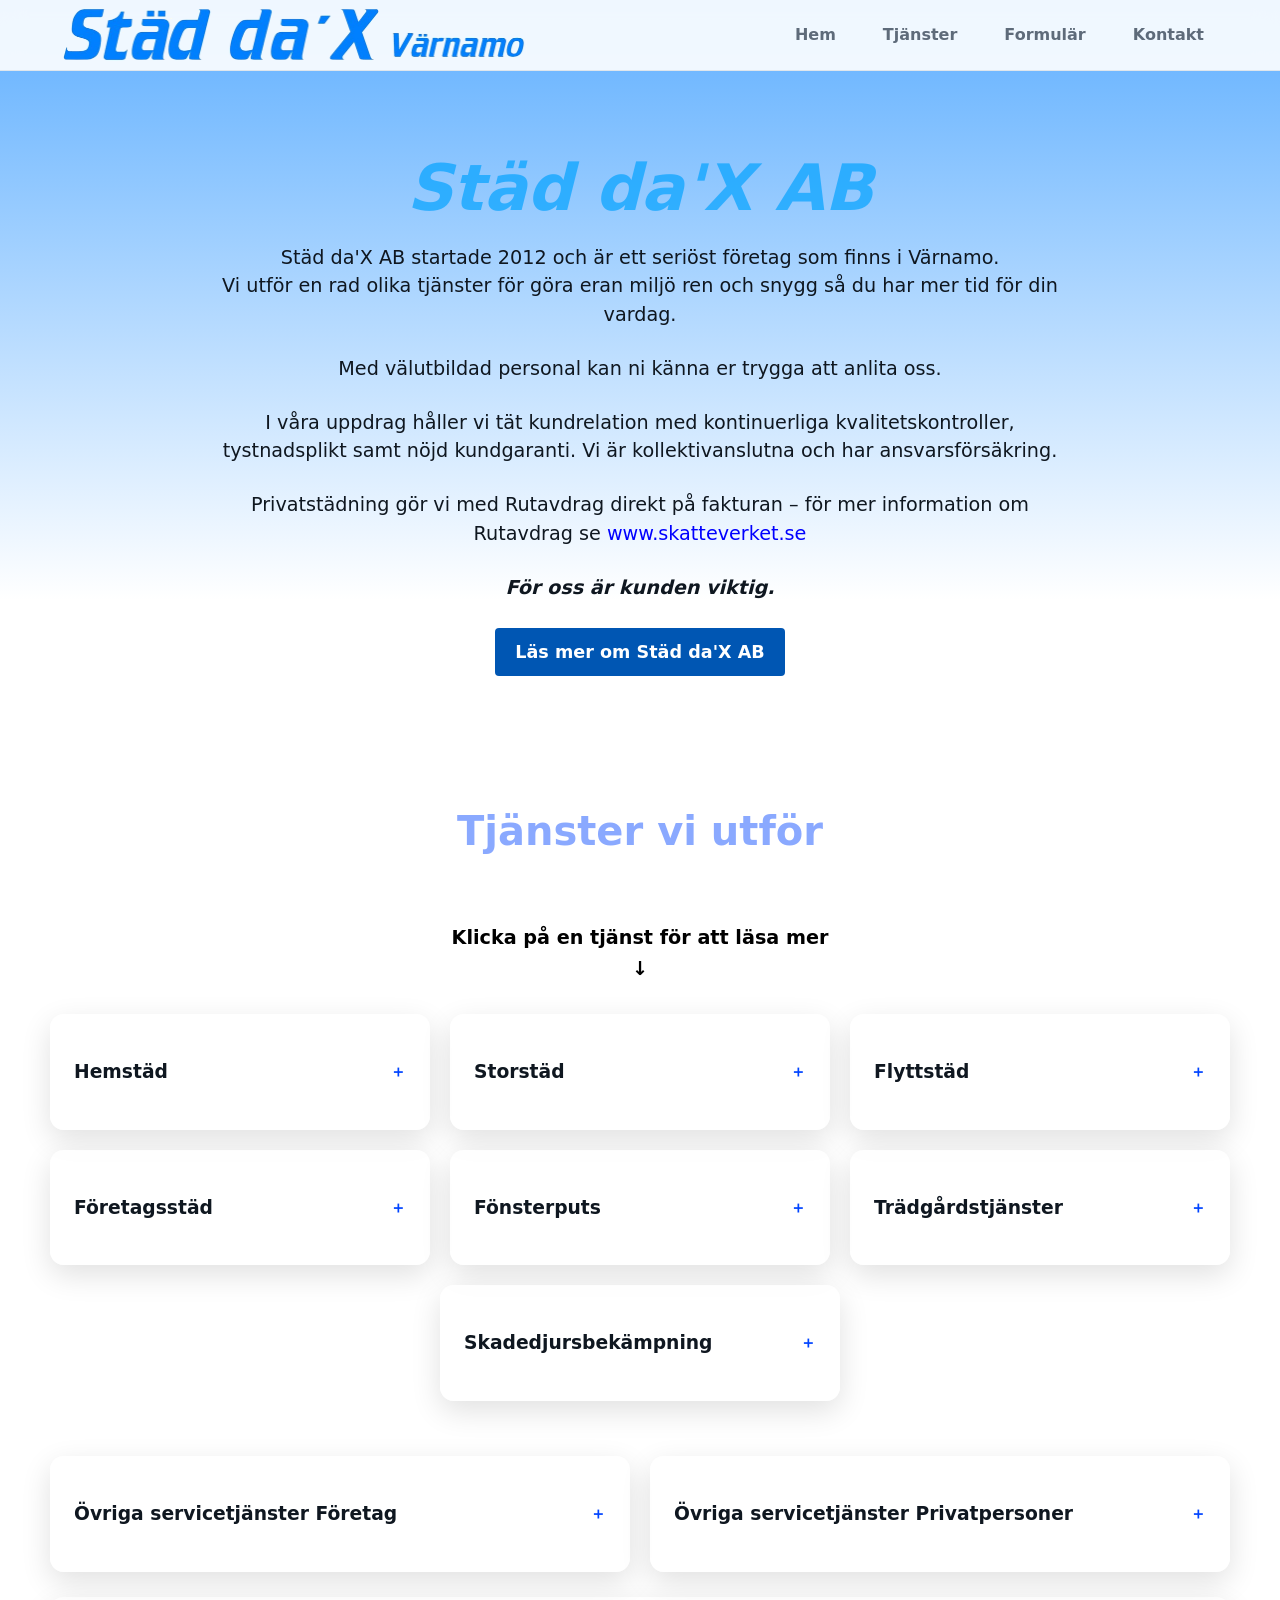
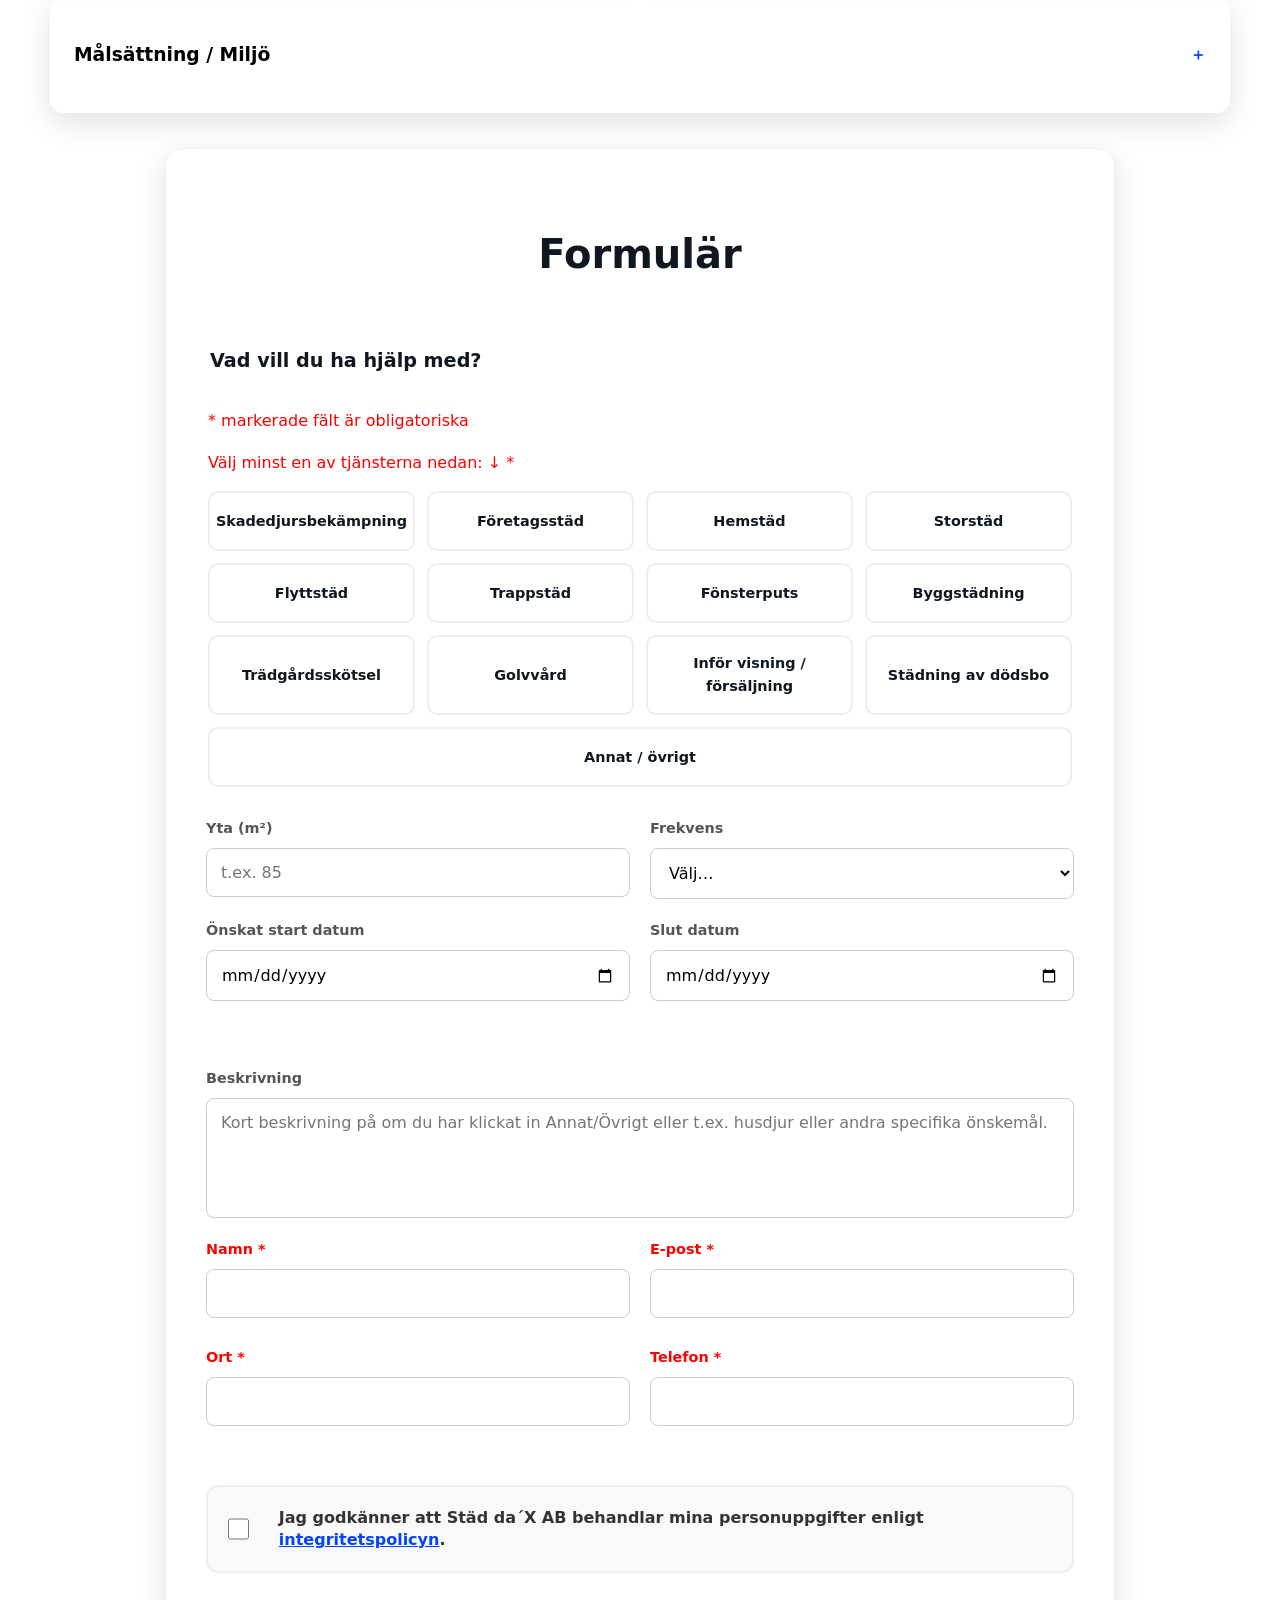
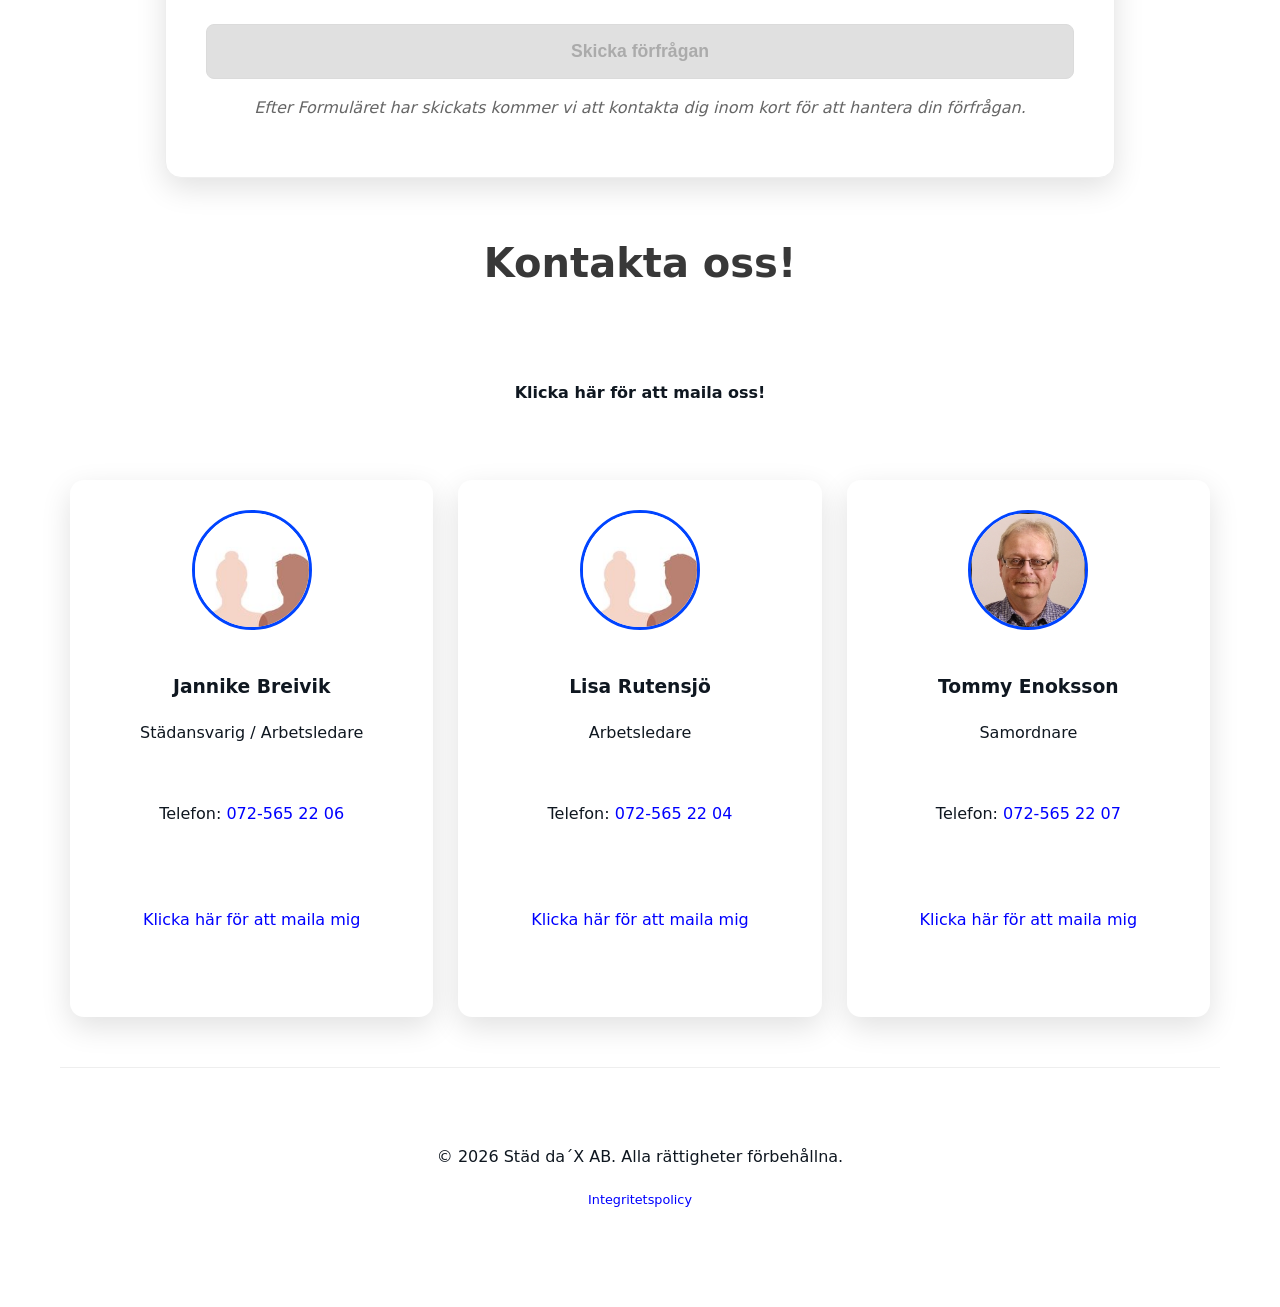
<file: index.html>
<!doctype html>
<html lang="sv">
<head>
  <meta charset="utf-8" />
  <meta name="viewport" content="width=device-width,initial-scale=1" />
  <title>Städ dax AB – Städning & Skadedjursbekämpning i Värnamo</title>
  <meta name="description" content="Städ da´X AB i Värnamo. Hemstädning, företagsstädning, flyttstäd och skadedjursbekämpning. Boka gratis kundbesök.">
  <link rel="stylesheet" href="styles.css" />
  <link rel="icon" type="image/x-icon" href="assets/logoico.png" width="32" height="32">
</head>
<body>
<header class="site-header">
  <div class="header-container">
    <a class="brand" href="#top" aria-label="Startsida">
      <img src="assets/logo.png" style="max-width: 65%; height: auto; display: block;" />
      <span class="brand-text"> <span class="ab"></span></span>
    </a>

    <nav class="main-nav" id="nav-menu">
      <ul id="nav-list">
        <li><a href="#top">Hem</a></li>
        <li><a href="#tjanster">Tjänster</a></li>
        <li><a href="#offert">Formulär</a></li>
        <li><a href="#kontakt" >Kontakt</a></li>
      </ul>
    </nav>

    <button class="nav-toggle" aria-expanded="false" aria-controls="nav-menu" aria-label="Öppna meny">
      <span class="hamburger"></span>
    </button>
  </div>
</header>

  <main id="top">
<section class="hero">
  <div class="hero-inner">
    <div class="hero-copy">
      <h2 id="Hero-header-text" style="color: rgba(0, 162, 255, 0.685); text-align: center; font-style: italic;">Städ da'X AB</h2>
      
      <p style="text-align: center; font-size: 1.2rem;">
        Städ da'X AB startade 2012 och är ett seriöst företag som finns i Värnamo.<br> Vi utför en rad olika tjänster för göra eran miljö ren och snygg så du har mer tid för din vardag.
      </p>

      <p style="text-align: center; font-size: 1.2rem;">
        Med välutbildad personal kan ni känna er trygga att anlita oss.
      </p>

      <p style="text-align: center; font-size: 1.2rem;">
        I våra uppdrag håller vi tät kundrelation med kontinuerliga kvalitetskontroller, tystnadsplikt samt nöjd kundgaranti. Vi är kollektivanslutna och har ansvarsförsäkring.
      </p>

      <p style="text-align: center; font-size: 1.2rem;">
        Privatstädning gör vi med Rutavdrag direkt på fakturan – för mer information om Rutavdrag se <a style="color: blue;" href="https://www.skatteverket.se" target="_blank">www.skatteverket.se</a>
      </p>

      <p style="text-align: center; font-size: 1.2rem; font-style: italic; font-weight: bold;">
        För oss är kunden viktig.
      </p>

<div style="margin: 20px 0;">
    <a href="OmOss.html" style="display: inline-block; background-color: #0056b3; color: white; padding: 10px 20px; text-decoration: none; border-radius: 4px; font-weight: bold; font-size: 1.1rem;">Läs mer om Städ da'X AB</a>
</div>
    </div>
  </div>
</section>

    <section id="tjanster" class="section">
      <h2 style="color: rgba(0, 68, 255, 0.459);">Tjänster vi utför</h2>
      <h2 style="text-align:center; font-size: 1.2rem; color: rgb(0, 0, 0);">Klicka på en tjänst för att läsa mer <br> ↓</h2>


      <div class="service-group">
              <details class="service-card">
          <summary><h3>Hemstäd</h3></summary>
          <div class="content"><p>Hos oss väljer ni själva hur ofta ni vill ha städning och vad som ska ingå. <br>
          <p>Vi utgår från en grundmall och anpassar sedan upplägget tillsammans med er.</p>
          Ni får en heltäckande lösning som passar just ert hem och era behov.
          </p>
          <br>
          <p>Nöjd kundgaranti!</p>
            <a href="mailto:info@stad-dax.com" style="color: rgb(0, 38, 255);">Klicka här för kontakt</a>
          </div>
        </details>




        <details class="service-card">
          <summary><h3>Storstäd</h3></summary>
          <div class="content"><p>Vi utför storstäd - en ordentlig genomgång av hela hemmet inför vår, sommar, höst och vinter</p>
          Eller varför inte inför ett stort kalas?<br>
        <p>Vi anpassar upplägget efter era behov och önskemål.</p>
        <br>
        <p>Nöjd kundgaranti!</p>
             <a href="mailto:info@stad-dax.com" style="color: rgb(0, 38, 255);">Klicka här för kontakt</a>
            </div>
        </details>

        <details class="service-card">
          <summary><h3>Flyttstäd</h3></summary>
          <div class="content"><p>Låt oss ta hand om flyttstädningen så att du kan fokusera på ditt nya hem.<br>
          Noggrant ser vi till att bostaden är redo för nästa ägare eller hyresgäst.<br> 
          <br>
          Vi har ett fast pris enligt överenskommelse där även besiktning av städning ingår tillsammans med er.<br>
          <br>
        Vi utför även städning inför visning vid försäljning av bostad/fastighet om så önskas. <br>
        <br>
        <p>Nöjd kundgaranti!</p>
            <a href="mailto:info@stad-dax.com" style="color: rgb(0, 38, 255);">Klicka här för kontakt</a>
          </div>
        </details>

        

              <details class="service-card">
          <summary><h3>Företagsstäd</h3></summary>
          <div class="content"><p>Med våra städ och servicetjänster skapar vi en ren, trivsam arbetsmiljö. 
          </p>
            <p> Vi avlastar vardagen och anpassar våra tjänster efter era önskemål. </p>
            Flexibelt koncept utformat specifikt för er. </p><br>
          <p>Nöjd kundgaranti!</p>
          <a href="mailto:info@stad-dax.com" style="color: rgb(0, 38, 255);">Klicka här för kontakt</a>
        </div>
        </details>

                <details class="service-card">
          <summary><h3>Fönsterputs</h3></summary>
          <div class="content">
            <p>Du kan fritt välja mellan regelbunden fönsterputs för att
            kontinuerligt behålla dina fönster rena och fina,</p>
            <p> Eller boka oss för enstaka tillfällen när du önskar det där extra lyftet för dina fönster.</p><br>
            <p>Nöjd kundgaranti!</p>
            <a href="mailto:info@stad-dax.com" style="color: rgb(0, 38, 255);">Klicka här för kontakt</a>
          </div>
        </details>

        
        <details class="service-card">
          <summary><h3>Trädgårdstjänster</h3></summary>
          <div class="content"><p>Har du en trädgård eller en härlig uteplats?<br> <br>
            <ul>
              <li>Gräsklippning</li>
              <li>Kantklippning</li>
              <li>Häckklippning</li>
              <li>Ogräsrensning av rabatter <br>och vid stenläggning etc.</li>
              <li>Lövkrattning</li>
            </ul>
            <p>Vi erbjuder även bortforsling av löv och grenar och annat trädgårdsavfall.</p><br>
            <a href="mailto:info@stad-dax.com" style="color: rgb(0, 38, 255);">Klicka här för kontakt</a>
          </div>
        </details>


        <details class="service-card" id="skadedjur">
        <summary><h3>Skadedjursbekämpning</h3></summary>
        <div class="content">
            <p>Har du problem med möss, råttor, myror, getingar eller andra skadedjur? </p>
           <p> Med rätt kompetens 
            SO 1 utför vi kostnadseffektiva tjänster inom skadedjursbekämpning.</p>
          Vi följer upp arbetet enligt överenskommelse och kontakt görs via telefon, sms eller mail.<br>
            <br>
            <a href="mailto:info@stad-dax.com" style="color: rgb(0, 38, 255);">Klicka här för kontakt</a>
        </div>
        </details>

</div>
<br>
<div class="service-group">
    <details class="service-card">
        <summary><h3>Övriga servicetjänster Företag</h3></summary>
        <div class="content">
            <p><strong>Några av våra tjänster vi utför på företag utöver de vanliga enligt önskemål:</strong></p>
            <ul style="padding-left: 20px;">
                <li>Vi sköter även det praktiska runt omkring i era lokaler, fråga gärna oss om dessa tjänster</li>
                <li>Vi ser även till att det finns toalettpapper, handdukspapper, tvål, muggar etc. i era utrymmen där behovet finns och ombesörjer även inköp om så önskas.</li>
                <li>Ordnar frukt och frukost på arbetsplatsen.</li>
                <li>Ordnar fika inför konferensen.</li>
            </ul>
            <br>
            <p><a href="mailto:info@stad-dax.com" style="color: rgb(0, 38, 255);">Klicka här för kontakt</a></p>
        </div>
    </details>

    <details class="service-card">
        <summary><h3>Övriga servicetjänster Privatpersoner</h3></summary>
        <div class="content">
            <ul style="padding-left: 20px; text-align: left;">
                <li>Städning och iordningställande av festlokal efter bröllop, dop, kalas.</li>
                <li>Tvätta kläder - stryka när vi är hos kund</li>
                <li>Bädda rent i sängar</li>
                <li>Tillsyn av bostad - fråga oss gärna om denna tjänst</li>
                <li>Städning av dödsbo</li>
            </ul>
            <br>
            <p><a href="mailto:info@stad-dax.com" style="color: rgb(0, 38, 255);">Klicka här för kontakt</a></p>
        </div>
    </details>
</div>

        <br>



         <details class="service-card">
          <summary><h3 style="color:rgb(0,0,0);">Målsättning / Miljö</h3></summary>
          <div class="content"><p style="text-align: left;">Vi strävar hela tiden med att ge våra kunder den bästa servicen och kvalitén. </p>
             <p>Varje uppdrag utförs av välutbildad och professionell personal. <br>
             Vi vill att du som kund ska känna dig trygg när du anlitar oss.</p>
             <ul style="padding-left: 20px;">
               <li>Kvalitetskontroller görs enligt överenskommelse.</li><br>
               <li>Vi har en fast kontaktperson som Du vänder dig till vid frågor och synpunkter gällande tjänster.</li><br>
               <li>Vi strävar efter att samma person ska komma till Dig i ert uppdrag.</li> <br>
             </ul>
             <p>Vi använder oss av miljövänliga rengöringsmedel och material så långt det går. <br>
            Vi ser till att använda oss av de bäst lämpade metoderna för de olika ändamålen.</p>
          <p>Vi anpassar våra uppdrag efter våra kunders krav och hänsyn till miljön <br>
        för att minimera utsläpp planerar vi vår transportsträcka till kund på bästa möjliga sätt.</p>
        <br>
            </div>
        </details>
      </div> 



<br>    


<section id="offert" class="section">
        <div class="offer-body glass offer-card">  
          <form id="offerForm" action="sendmail.php" method="POST" novalidate>
            <input type="text" name="website" id="website" tabindex="-1" autocomplete="off" style="position:absolute;left:-9999px;opacity:.01" aria-hidden="true">
            <h2>Formulär</h2>
            <fieldset class="services">
              <legend>Vad vill du ha hjälp med?</legend>
              <p style="color: red;">* markerade fält är obligatoriska</p>
              <p style="color: red;">Välj minst en av tjänsterna nedan: ↓ *
              <div class="service-grid" id="service-toggles">
                <label><input type="checkbox" name="services[]" value="Skadedjursbekämpning"> Skadedjursbekämpning</label>
                <label><input type="checkbox" name="services[]" value="Företagsstäd"> Företagsstäd</label>
                <label><input type="checkbox" name="services[]" value="Hemstäd"> Hemstäd</label>
                <label><input type="checkbox" name="services[]" value="Storstäd"> Storstäd</label>
                <label><input type="checkbox" name="services[]" value="Flyttstäd"> Flyttstäd</label>
                <label><input type="checkbox" name="services[]" value="Trappstäd"> Trappstäd</label>
                <label><input type="checkbox" name="services[]" value="Fönsterputs"> Fönsterputs</label>
                <label><input type="checkbox" name="services[]" value="Byggstäd"> Byggstädning</label>
                <label><input type="checkbox" name="services[]" value="Trädgårdsskötsel"> Trädgårdsskötsel</label>
                <label><input type="checkbox" name="services[]" value="Golvvård"> Golvvård</label>
                <label><input type="checkbox" name="services[]" value="Inför visning/försäljning"> Inför visning / försäljning</label>
                <label><input type="checkbox" name="services[]" value="Dödsbo"> Städning av dödsbo</label>
                <label class="stretch"><input type="checkbox" name="services[]" value="Annat"> Annat / övrigt</label>
              </div>
            </fieldset>

            <div class="grid_wide">

              <label>Yta (m²)
                <input name="area" type="number" min="10" step="1" placeholder="t.ex. 85" />
              </label>
              <label>Frekvens
                <select name="frequency">
                  <option value="" disabled selected>Välj…</option>
                  <option>Engångsjobb</option>
                  <option>Varje vecka</option>
                  <option>Varannan vecka</option>
                  <option>Varje månad</option>
                </select>
              </label>
              <label>Önskat start datum 
                <input name="start_date" id="start_datetime" type="date" />
              </label><label>Slut datum
                <input name="end_date" id="end_date" type="date" />
              </label>
              <br>
              <label class="span-2">Beskrivning
                <textarea name="message" placeholder="Kort beskrivning på om du har klickat in Annat/Övrigt eller t.ex. husdjur eller andra specifika önskemål."></textarea>
              </label> 
              <label style="color: red;">Namn *
                <input name="name" type="text" autocomplete="name" required />
                <span class="error-msg"></span>
              </label>
              <label style="color: red;">E-post *
                <input name="email" type="email" autocomplete="email" required />
                <span class="error-msg"></span>
              </label>      
                  <label style="color: red;">Ort *
              <input name="Ort" type="text" autocomplete="name" required/>
              <span class="error-msg"></span>
              </label>
              <label style="color: red;">Telefon *
                <input name="phone" type="tel" autocomplete="tel" required />
                <span class="error-msg"></span>
              </label>
           
            </div>
            <br>
<div class="policy-section">
    <label class="policy-control-button">
        <input type="checkbox" id="policy_agreement">
        <span class="custom-checkbox"></span>
        <span class="policy-label-text">
            Jag godkänner att Städ da´X AB behandlar mina personuppgifter enligt 
            <a href="integritetspolicy.html" target="_blank" onclick="event.stopPropagation();">integritetspolicyn</a>.
        </span>
    </label>
</div>
          <br>
            <button id="submitBtn" class="btn primary" type="submit" disabled>Skicka förfrågan</button>
            <p id="formStatus" role="status" aria-live="polite" class="status"></p>
            <p style="text-align: center;  color: #666; font-size: 1rem;  font-style: italic;  margin-top: 15px;">
              Efter Formuläret har skickats kommer vi att kontakta dig inom kort för att hantera din förfrågan.
            </p>
            <p class="tiny">
            </p>
          </form>
        </div>
    </section>


    <section class="section">
      <h2 id="headline" style="color: rgba(0, 0, 0, 0.781);">Kontakta oss!</h2>
<h4 class="contact-cta-card">
  <a href="mailto:info@stad-dax.com">Klicka här för att maila oss!</a>
</h4>
<section id="kontakt" class="section">

  <article class="card">
    <img src="assets/Jannike Breivik.jpg" alt="Jannike Breivik">
    <h3>Jannike Breivik</h3>
    <p class="role">Städansvarig / Arbetsledare</p>
    <p class="contact-cta-card">Telefon: <a href="tel:0725652206"style="color: blue;">072-565 22 06</a></p>
    <p class="contact-cta-card" style="color: blue;"><a href="mailto:jannike.breivik@stad-dax.com">Klicka här för att maila mig</a></p>
  </article>

    <article class="card">
    <img src="assets/Jannike Breivik.jpg" alt="Jannike Breivik">
    <h3>Lisa Rutensjö</h3>
    <p class="role">Arbetsledare</p>
    <p class="contact-cta-card">Telefon: <a href="tel:0725652204"style="color: blue;">072-565 22 04</a></p>
    <p class="contact-cta-card" style="color: blue;"><a href="mailto:lisa.rutensjo@stad-dax.com">Klicka här för att maila mig</a></p>
  </article>

  <article class="card">
    <img src="assets/Tommy Enoksson.jpg" alt="Tommy Enoksson">
    <h3>Tommy Enoksson</h3>
    <p class="role">Samordnare</p>
    <p class="contact-cta-card">Telefon: <a href="tel:0725652207" style="color: blue;">072-565 22 07</a></p>
    <p class="contact-cta-card" style="color: blue;"><a href="mailto:tommy.enoksson@stad-dax.com">Klicka här för att maila mig</a></p>
  </article>
</section>

<!-- Omdömen sektion - kan aktiveras när vi har riktiga kundomdömen att visa --

 <section id="omdomen" class="section">
      <h2>Vad säger våra kunder?</h2>
      <div class="rating-cards">
        <article class="rating-card">
          <div class="stars" aria-label="5 av 5">★★★★★</div>
          <p class="quote">“Proffsigt och noggrant! Bästa städet vi haft.”</p>
          <div class="author">–[Test] Anna, Värnamo [Test]</div>
        </article>
        <article class="rating-card">
          <div class="stars" aria-label="4 av 5">★★★★☆</div>
          <p class="quote">“Snabba svar och trevlig personal. Rekommenderas.”</p>
          <div class="author">– Johan, Bredaryd [Test]</div>
        </article>
        <article class="rating-card">
          <div class="stars" aria-label="5 av 5">★★★★★</div>
          <p class="quote">“Smidigt bokningsflöde och superrent resultat!”</p>
          <div class="author">– Sara, Bor [Test]</div>
      </div>
    </section>
  </main>
-->

  <footer class="site-footer">
    
    <p>&copy; <span id="year"></span> Städ da´X AB. Alla rättigheter förbehållna.</p>
    <p><a href="integritetspolicy.html" style="color: blue; font-size: 0.8rem;">Integritetspolicy</a></p>

  </footer>

  <script src="scripts.js" defer></script>
</body>
</html>
</file>
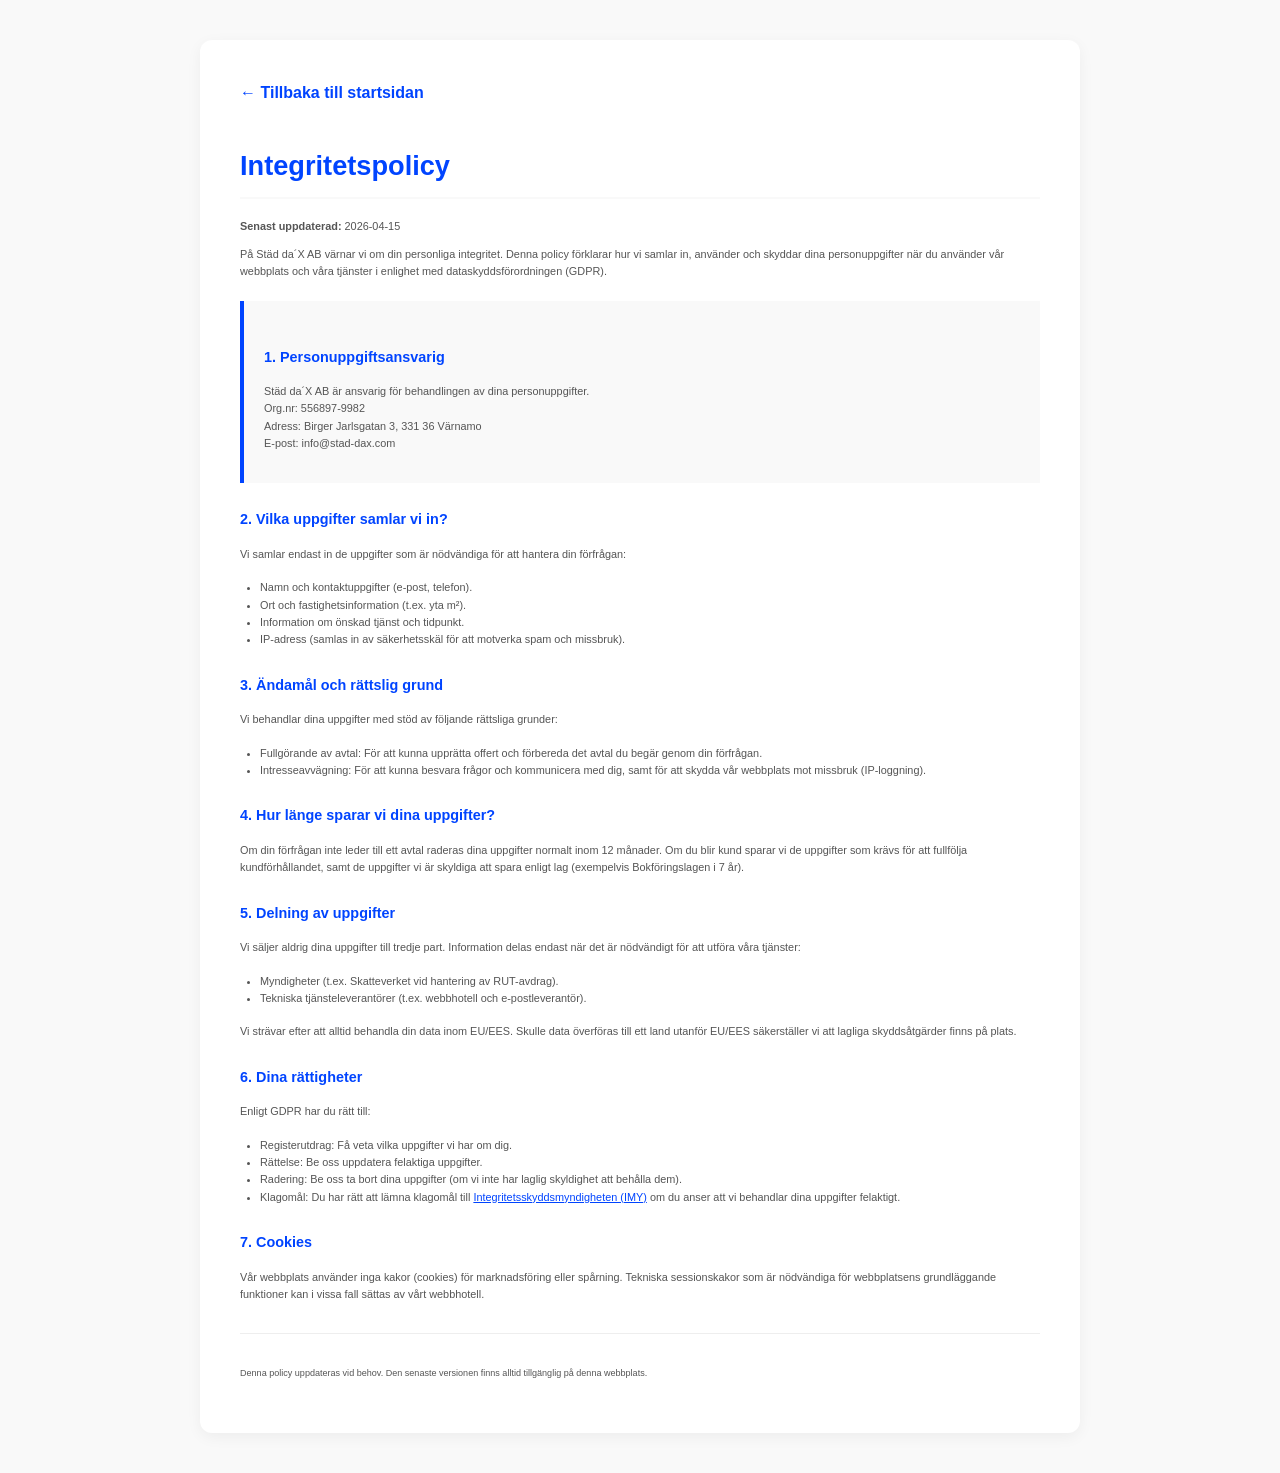
<file: integritetspolicy.html>
<!doctype html>
<html lang="sv">
<head>
  <meta charset="utf-8" />
  <meta name="viewport" content="width=device-width,initial-scale=1" />
  <title>Integritetspolicy – Städ da´X AB</title>
  <style>
    :root {
      --brand-blue: #0044ff;
      --text-dark: #333;
      --bg-light: #f9f9f9;
    }
    body {
      font-family: -apple-system, BlinkMacSystemFont, "Segoe UI", Roboto, Helvetica, Arial, sans-serif;
      line-height: 1.6;
      color: var(--text-dark);
      background-color: var(--bg-light);
      margin: 0;
      padding: 0;
    }
    .container {
      max-width: 800px;
      margin: 40px auto;
      background: #fff;
      padding: 40px;
      border-radius: 12px;
      box-shadow: 0 4px 15px rgba(0,0,0,0.05);
    }
    h1 { color: var(--brand-blue); border-bottom: 2px solid var(--bg-light); padding-bottom: 10px; font-size: 1.7rem; }
    h3 { color: var(--brand-blue); margin-top: 25px; font-size: 0.9rem; }
    p, li { font-size: 0.68rem; color: #555; }
    ul { padding-left: 20px; }
    .contact-box {
      background: var(--bg-light);
      padding: 20px;
      border-left: 4px solid var(--brand-blue);
      margin: 20px 0;
    }
    .back-link {
      display: inline-block;
      margin-bottom: 20px;
      color: var(--brand-blue);
      text-decoration: none;
      font-weight: 600;
    }
    .back-link:hover { text-decoration: underline; }
    hr { border: 0; border-top: 1px solid #eee; margin: 30px 0; }
  </style>
</head>
<body>

<div class="container">
  <a href="index.html" class="back-link">← Tillbaka till startsidan</a>
  
  <h1>Integritetspolicy</h1>
  <p><strong>Senast uppdaterad:</strong> 2026-04-15</p>

  <p>På Städ da´X AB värnar vi om din personliga integritet. Denna policy förklarar hur vi samlar in, använder och skyddar dina personuppgifter när du använder vår webbplats och våra tjänster i enlighet med dataskyddsförordningen (GDPR).</p>

<div class="contact-box">
    <h3>1. Personuppgiftsansvarig</h3>
    <p>
      Städ da´X AB är ansvarig för behandlingen av dina personuppgifter.<br>
      Org.nr: 556897-9982<br>
      Adress: Birger Jarlsgatan 3, 331 36 Värnamo<br>
      E-post: info@stad-dax.com
    </p>
  </div>

  <h3>2. Vilka uppgifter samlar vi in?</h3>
  <p>Vi samlar endast in de uppgifter som är nödvändiga för att hantera din förfrågan:</p>
  <ul>
    <li>Namn och kontaktuppgifter (e-post, telefon).</li>
    <li>Ort och fastighetsinformation (t.ex. yta m²).</li>
    <li>Information om önskad tjänst och tidpunkt.</li>
    <li>IP-adress (samlas in av säkerhetsskäl för att motverka spam och missbruk).</li>
  </ul>

  <h3>3. Ändamål och rättslig grund</h3>
  <p>Vi behandlar dina uppgifter med stöd av följande rättsliga grunder:</p>
  <ul>
    <li>Fullgörande av avtal: För att kunna upprätta offert och förbereda det avtal du begär genom din förfrågan.</li>
    <li>Intresseavvägning: För att kunna besvara frågor och kommunicera med dig, samt för att skydda vår webbplats mot missbruk (IP-loggning).</li>
  </ul>

  <h3>4. Hur länge sparar vi dina uppgifter?</h3>
  <p>Om din förfrågan inte leder till ett avtal raderas dina uppgifter normalt inom 12 månader. Om du blir kund sparar vi de uppgifter som krävs för att fullfölja kundförhållandet, samt de uppgifter vi är skyldiga att spara enligt lag (exempelvis Bokföringslagen i 7 år).</p>

  <h3>5. Delning av uppgifter</h3>
  <p>Vi säljer aldrig dina uppgifter till tredje part. Information delas endast när det är nödvändigt för att utföra våra tjänster:</p>
  <ul>
    <li>Myndigheter (t.ex. Skatteverket vid hantering av RUT-avdrag).</li>
    <li>Tekniska tjänsteleverantörer (t.ex. webbhotell och e-postleverantör).</li>
  </ul>
  <p>Vi strävar efter att alltid behandla din data inom EU/EES. Skulle data överföras till ett land utanför EU/EES säkerställer vi att lagliga skyddsåtgärder finns på plats.</p>

  <h3>6. Dina rättigheter</h3>
  <p>Enligt GDPR har du rätt till:</p>
  <ul>
    <li>Registerutdrag: Få veta vilka uppgifter vi har om dig.</li>
    <li>Rättelse: Be oss uppdatera felaktiga uppgifter.</li>
    <li>Radering: Be oss ta bort dina uppgifter (om vi inte har laglig skyldighet att behålla dem).</li>
    <li>Klagomål: Du har rätt att lämna klagomål till <a href="https://www.imy.se" target="_blank" style="color: var(--brand-blue);">Integritetsskyddsmyndigheten (IMY)</a> om du anser att vi behandlar dina uppgifter felaktigt.</li>
  </ul>

  <h3>7. Cookies</h3>
  <p>Vår webbplats använder inga kakor (cookies) för marknadsföring eller spårning. Tekniska sessionskakor som är nödvändiga för webbplatsens grundläggande funktioner kan i vissa fall sättas av vårt webbhotell.</p>

  <hr>
  <p><small>Denna policy uppdateras vid behov. Den senaste versionen finns alltid tillgänglig på denna webbplats.</small></p>
</div>

</body>
</html>
</file>
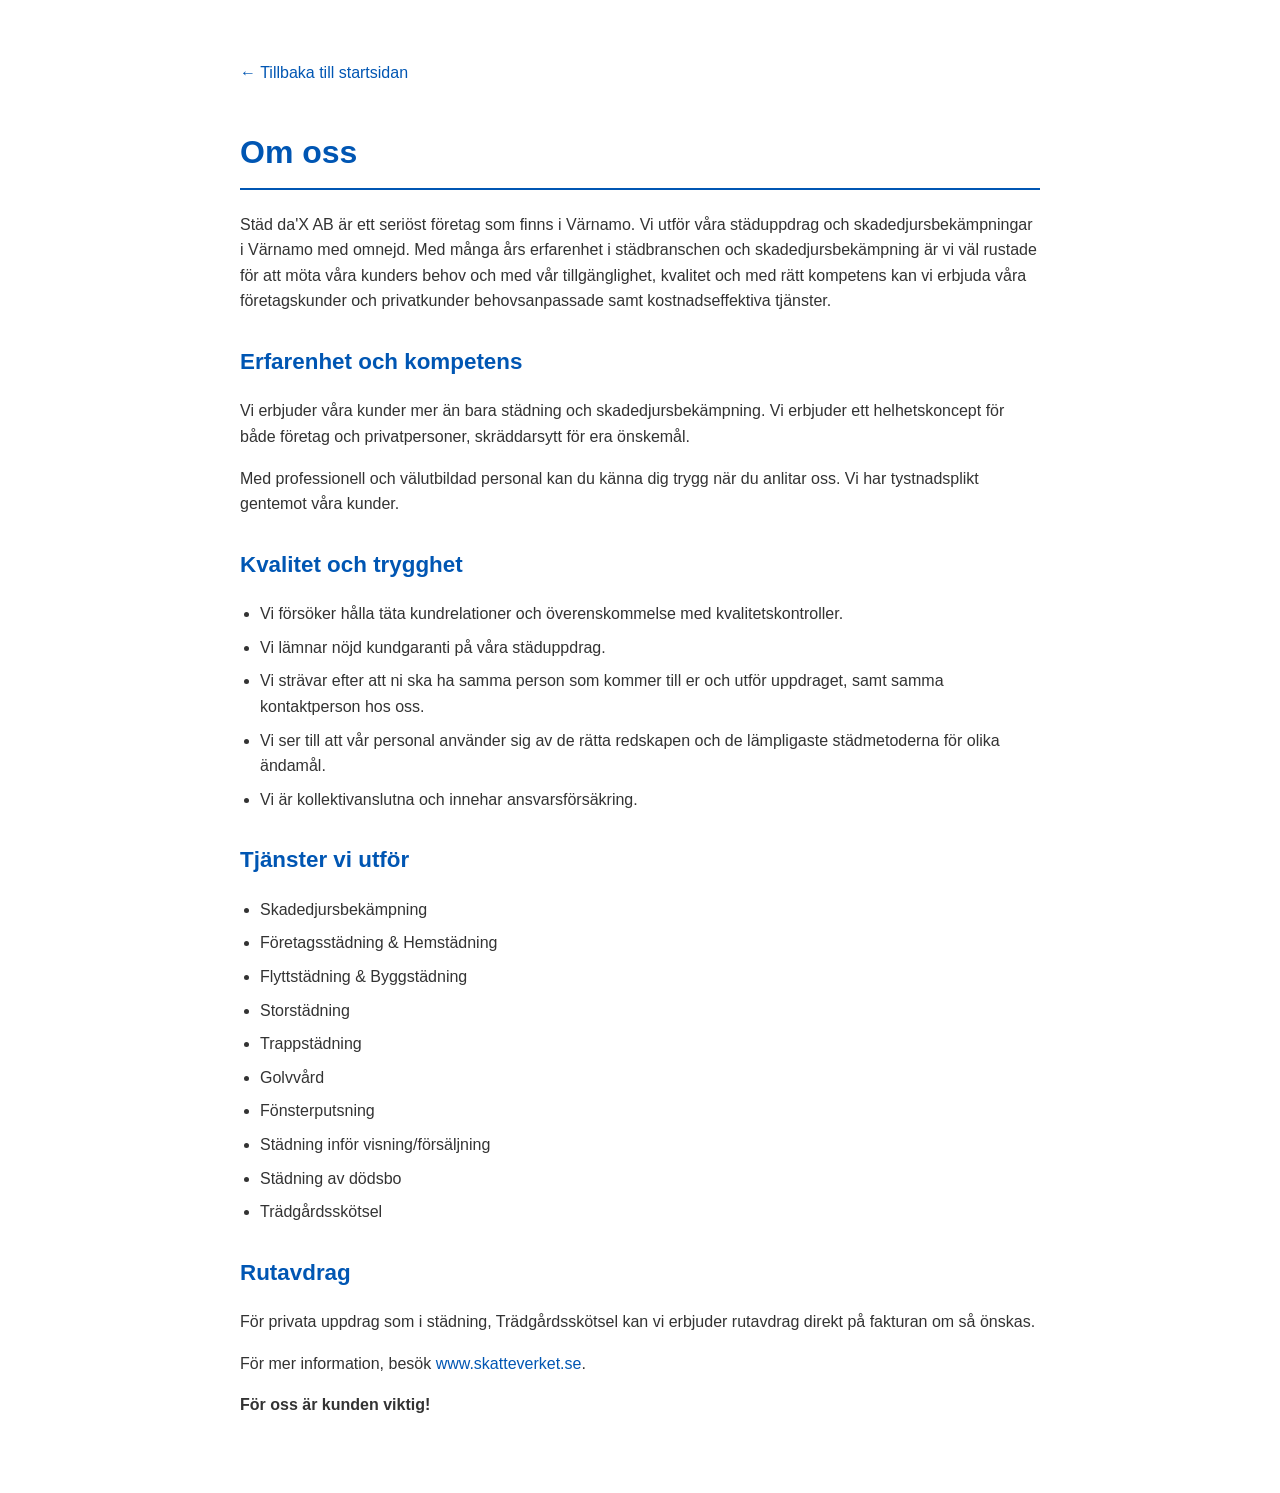
<file: OmOss.html>
<!DOCTYPE html>
<html lang="sv">
<head>
    <meta charset="UTF-8">
    <meta name="viewport" content="width=device-width, initial-scale=1.0">
    <title>Om oss - Städ da'X AB</title>
    <style>
        body {
            font-family: -apple-system, BlinkMacSystemFont, "Segoe UI", Roboto, Helvetica, Arial, sans-serif;
            line-height: 1.6;
            color: #333;
            max-width: 800px;
            margin: 40px auto;
            padding: 20px;
        }
        h1 {
            color: #0056b3;
            border-bottom: 2px solid #0056b3;
            padding-bottom: 10px;
        }
        h2 {
            color: #0056b3;
            margin-top: 30px;
            font-size: 1.4rem;
        }
        ul {
            padding-left: 20px;
        }
        li {
            margin-bottom: 8px;
        }
        p {
            margin-bottom: 15px;
        }
        a {
            color: #0056b3;
            text-decoration: none;
        }
        a:hover {
            text-decoration: underline;
        }
        .back-link {
            display: inline-block;
            margin-bottom: 20px;
        }
    </style>
</head>
<body>

    <a href="index.html" class="back-link">← Tillbaka till startsidan</a>

    <h1>Om oss</h1>

    <p>Städ da'X AB är ett seriöst företag som finns i Värnamo. Vi utför våra städuppdrag och 
        skadedjursbekämpningar i Värnamo med omnejd. Med många års erfarenhet i städbranschen 
        och skadedjursbekämpning är vi väl rustade för att möta våra kunders 
        behov och med vår tillgänglighet, kvalitet och med rätt kompetens 
        kan vi erbjuda våra företagskunder och privatkunder behovsanpassade samt 
        kostnadseffektiva tjänster.</p>

    <h2>Erfarenhet och kompetens</h2>
    <p>Vi erbjuder våra kunder mer än bara städning och skadedjursbekämpning. Vi erbjuder ett helhetskoncept för både företag och privatpersoner, skräddarsytt för era önskemål.</p>
    
    <p>Med professionell och välutbildad personal kan du känna dig trygg när du anlitar oss. Vi har tystnadsplikt gentemot våra kunder.</p>

    <h2>Kvalitet och trygghet</h2>
    <ul>
        <li>Vi försöker hålla täta kundrelationer och överenskommelse med kvalitetskontroller.</li>
        <li>Vi lämnar nöjd kundgaranti på våra städuppdrag.</li>
        <li>Vi strävar efter att ni ska ha samma person som kommer till er och utför uppdraget, samt samma kontaktperson hos oss.</li>
        <li>Vi ser till att vår personal använder sig av de rätta redskapen och de lämpligaste städmetoderna för olika ändamål.</li>
        <li>Vi är kollektivanslutna och innehar ansvarsförsäkring.</li>
    </ul>

    <h2>Tjänster vi utför</h2>
    <ul>
        <li>Skadedjursbekämpning</li>
        <li>Företagsstädning & Hemstädning</li>
        <li>Flyttstädning & Byggstädning</li>
        <li>Storstädning</li>
        <li>Trappstädning</li>
        <li>Golvvård</li>
        <li>Fönsterputsning</li>
        <li>Städning inför visning/försäljning</li>
        <li>Städning av dödsbo</li>
        <li>Trädgårdsskötsel</li>
    </ul>

    <h2>Rutavdrag</h2>
    <p>För privata uppdrag som i städning, Trädgårdsskötsel kan vi erbjuder rutavdrag direkt på fakturan om så önskas. 
       <p> För mer information, 
        besök <a href="https://www.skatteverket.se" target="_blank">www.skatteverket.se</a>.</p>


    <p><strong>För oss är kunden viktig!</strong></p>

</body>
</html>
</file>
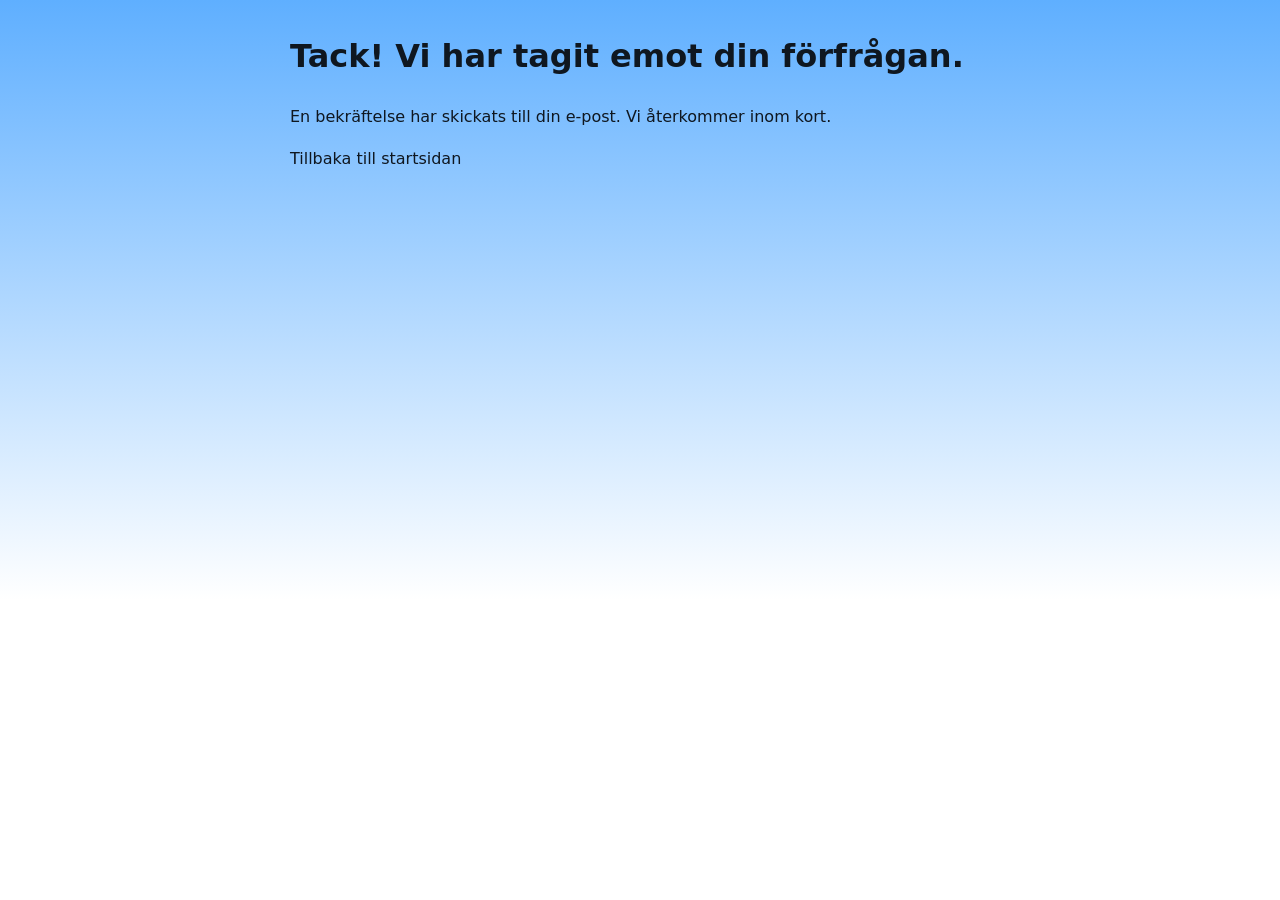
<file: thank-you.html>
<!doctype html>
<html lang="sv">
<head>
  <meta charset="utf-8" />
  <meta name="viewport" content="width=device-width,initial-scale=1" />
  <title>Tack för din förfrågan – Städ da´X AB</title>
  <link rel="stylesheet" href="styles.css" />
</head>
<body class="thank">
  <main class="section" style="max-width:720px">
    <h1>Tack! Vi har tagit emot din förfrågan.</h1>
    <p>En bekräftelse har skickats till din e-post. Vi återkommer inom kort.</p>
    <p><a class="btn primary" href="/">Tillbaka till startsidan</a></p>
  </main>
</body>
</html>
</file>
<file: styles.css>
/* ==========================================================================
   0) DESIGN TOKENS & BASE
========================================================================== */
:root {
  --brand: #0044ff;
  --brand-hover: #0033cc;
  --ink: #0f1720;
  --muted: #5e6b7a;
  --radius: 14px;
  --shadow: 0 10px 30px rgba(0, 0, 0, 0.12);
  --header-height: 70px;
}

/* Global box-sizing fix - Kritisk för att inget ska sticka ut */
* { 
  box-sizing: border-box; 
}

html { scroll-behavior: smooth; }

body {
  margin: 0; padding: 0;
  font: 16px/1.6 ui-sans-serif, system-ui, sans-serif;
  color: var(--ink);
  background: linear-gradient(180deg, #5fafff, #ffffff 600px) fixed;
  overflow-x: hidden;
}

a { color: inherit; text-decoration: none; }
.section { padding: 10px 10px; max-width: 1200px; margin: 0 auto; }
h2 { font-size: clamp(1.6rem, 4vw, 2.5rem); text-align: center; margin-bottom: 1.5em; }

/* ==========================================================================
   1) NAVIGERING
========================================================================== */
.site-header {
  position: fixed; top: 0; width: 100%; z-index: 1000;
  background: rgba(255, 255, 255, 0.9);
  backdrop-filter: blur(12px);
  border-bottom: 1px solid rgba(0, 0, 0, 0.075);
}

.header-container {
  max-width: 1200px; margin: 0 auto;
  display: flex; justify-content: space-between; align-items: center;
  padding: 0.75rem 20px; height: var(--header-height);
}

.brand { display: flex; align-items: center; gap: 12px; font-weight: 800; }

.main-nav ul {
  display: flex; align-items: center; gap: 15px;
  list-style: none; margin: 0; padding: 0;
}

.main-nav a {
  padding: 8px 16px; border-radius: 8px; font-weight: 600;
  color: var(--muted); transition: 0.2s;
}

.main-nav a:hover { color: var(--brand); background: rgba(0, 68, 255, 0.1); }

.nav-toggle {
  display: none; position: relative;
  background: #fff; border: 1px solid #eee;
  border-radius: 50%; width: 44px; height: 44px;
  cursor: pointer; z-index: 1100;
  justify-content: center; align-items: center;
}

.hamburger, .hamburger::before, .hamburger::after {
  content: ''; display: block; width: 20px; height: 2px;
  background: var(--ink); position: absolute; transition: 0.3s;
}
.hamburger::before { top: -6px; }
.hamburger::after { bottom: 6px; }

@media (max-width: 1024px) {
  .nav-toggle { display: flex; }
  .main-nav {
    position: absolute; top: var(--header-height); left: 0; width: 100%;
    background: #ffffff; border-bottom: 2px solid var(--brand);
    max-height: 0; overflow: hidden;
    transition: max-height 0.4s ease-in-out;
    box-shadow: 0 10px 20px rgba(0,0,0,0.1);
  }
  .main-nav.nav-open { max-height: 500px; }
  .main-nav ul { flex-direction: column; padding: 20px; gap: 0; }
  .main-nav a { display: block; padding: 15px 20px; border-bottom: 1px solid #eee; }
}

/* ==========================================================================
   2) HERO (Mobilanpassad)
========================================================================== */
.hero {
  padding: 100px 20px 60px; 
  min-height: 60vh;
  display: flex; 
  align-items: center; 
  justify-content: center;
}

#Hero-header-text {
  color: rgba(0, 162, 255, 0.685);
  text-align: center;
  font-style: italic;
  font-size: 4em; 
  line-height: 1.1;
  margin-bottom: 20px;
}

/* Mobilinställning */
@media (max-width: 768px) {
  #Hero-header-text {
    font-size: 2em; 
  }
}
.hero-inner { 
  max-width: 1200px; 
  text-align: center; 
  width: 100%; 
}

.hero-copy {
  max-width: 850px; 
  margin: 0 auto;
  animation: fadeInUp 0.8s ease-out;
}

/* Styr rubriken (h2 eller h1 beroende på vad du använder) */
.hero-copy h2, .hero-copy h1 {
  font-size: 2.2rem; 
  line-height: 1.2;
  margin-bottom: 20px;
  font-weight: 800;
  color: rgba(0, 162, 255, 0.7); 
}

/* Styr stycket under rubriken */
.hero-copy p {
  font-size: 1.1rem;
  line-height: 1.5;
  margin-bottom: 25px;
}

/* Justering för större skärmar (Desktop) */
@media (min-width: 1024px) {
  .hero-copy h2, .hero-copy h1 {
    font-size: 3.8rem; 
  }
  
  .hero-copy p {
    font-size: 1.4rem;
  }
}

@keyframes fadeInUp {
  from { opacity: 0; transform: translateY(30px); }
  to { opacity: 1; transform: translateY(0); }
}

/* ==========================================================================
   3) TJÄNSTER & ACCORDION
========================================================================== */
.service-group {
  display: grid; 
  grid-template-columns: repeat(auto-fit, minmax(300px, 1fr));
  gap: 20px; 
  margin-top: 30px;
  align-items: start; 
}

.service-card {
  background: rgba(255, 255, 255, 0.8); 
  border-radius: var(--radius);
  box-shadow: var(--shadow); 
  overflow: hidden;
  height: fit-content; 
}
.service-card summary {
  padding: 24px; cursor: pointer; list-style: none;
  display: flex; justify-content: space-between; align-items: center;
  font-weight: 700;
}

.service-card .content {
  display: grid; grid-template-rows: 0fr;
  transition: grid-template-rows 0.4s ease-out;
  padding: 0 24px;
}

.service-card[open] .content {
  grid-template-rows: 1fr;
  padding-bottom: 24px;
  border-top: 1px solid rgba(0,0,0,0.05);
}

.content-inner { min-height: 0; padding-top: 15px; }

.service-card summary::after {
  content: "＋"; transition: transform 0.3s; color: var(--brand);
}
.service-card[open] summary::after { transform: rotate(45deg); }

#skadedjur { grid-column: 1 / -1; justify-self: center; width: 100%; max-width: 400px; }

/* ==========================================================================
   4) FORMULÄR
========================================================================== */
.offer-card { 
  background: #ffffff; 
  padding: clamp(20px, 5vw, 40px);
  border-radius: 16px; 
  box-shadow: var(--shadow);
  border: 1px solid #eee;
  max-width: 950px;
  margin: 0 auto;
  width: 100%;
}

.offer-card fieldset { border: none; padding: 0; margin-bottom: 30px; }
.offer-card legend { font-weight: 700; font-size: 1.2rem; margin-bottom: 15px; }

/* NYA KNAPP-STILAR VIA ID */
#service-toggles { 
  display: grid;
  grid-template-columns: repeat(auto-fill, minmax(180px, 1fr)); 
  gap: 12px; 
}

#service-toggles label {
  display: flex;
  align-items: center;
  justify-content: center;
  text-align: center;
  padding: 15px 10px;
  background: #fff;
  border: 2px solid #eee;
  border-radius: 10px;
  cursor: pointer;
  font-size: 0.9rem;
  font-weight: 600;
  transition: all 0.2s ease;
  min-height: 60px;
  user-select: none;
}

/* Dölj själva checkbox-rutan inuti ID-behållaren */
#service-toggles input[type="checkbox"] {
  display: none;
}

#service-toggles label:hover {
  border-color: var(--brand);
  background: rgba(0, 68, 255, 0.02);
}

/* Vald knapp-stil */
#service-toggles label:has(input:checked) {
  background: var(--brand);
  color: #fff;
  border-color: var(--brand);
  box-shadow: 0 4px 12px rgba(0, 68, 255, 0.2);
}

#service-toggles label.stretch {
  grid-column: 1 / -1;
}

/* Resten av formulärfälten */
.grid_wide { 
  display: grid; 
  gap: 20px; 
  width: 100%;
}

.grid_wide label {
  display: flex;
  flex-direction: column;
  gap: 8px;
  font-weight: 600;
  font-size: 0.9rem;
  color: #555;
}

.offer-card input, 
.offer-card select, 
.offer-card textarea {
  width: 100%; 
  max-width: 100%; 
  padding: 14px;
  border-radius: 8px; 
  border: 1px solid #ccc; 
  font-family: inherit;
  font-size: 1rem;
  background: #fff;
  transition: border-color 0.2s, box-shadow 0.2s;
}

.offer-card textarea {
  height: 120px;
  resize: none; 
  display: block;
}

.offer-card input:focus, 
.offer-card textarea:focus, 
.offer-card select:focus {
  outline: none; 
  border-color: var(--brand);
  box-shadow: 0 0 0 4px rgba(0, 68, 255, 0.1);
}

@media (max-width: 768px) {
  .service-grid { grid-template-columns: repeat(2, 1fr); }
}

@media (max-width: 480px) {
  .service-grid { grid-template-columns: 1fr; }
}

@media (min-width: 600px) {
  .grid_wide { grid-template-columns: 1fr 1fr; }
  .span-2 { grid-column: span 2; }
}

.offer-card .btn.primary {
  width: 100%;
  padding: 16px;
  font-size: 1.1rem;
  font-weight: 700;
  background: var(--brand);
  color: white;
  border: none;
  border-radius: 8px;
  cursor: pointer;
  transition: background 0.3s;
}
.offer-card .btn.primary:hover { background: var(--brand-hover); }

/* Stil för fält som saknar innehåll */
.input-error {
  border-color: #ff0000 !important;
  background-color: #fff8f8 !important;
}

/* Stil för felmeddelandet vid stjärnan */
.error-text {
  color: #ff0000;
  font-size: 0.8rem;
  margin-top: 4px;
  display: block;
}

/* 1. Tvinga stil på knappen när den är inaktiverad */
.offer-card button#submitBtn:disabled,
.offer-card .btn.primary:disabled {
    background: #d3d3d3 !important;
    background-color: #d3d3d3 !important;
    color: #888888 !important;
    border: 1px solid #cccccc !important;
    cursor: not-allowed !important;
    opacity: 0.7 !important;
    filter: grayscale(100%) !important;
    box-shadow: none !important;
    transform: none !important;
}

/* 2. Tvinga muspekare och opacity när den är aktiv */
.offer-card button#submitBtn:not(:disabled) {
    cursor: pointer !important;
    opacity: 1 !important;
    filter: none !important;
}

.policy-section {
    margin: 25px 0;
}

.policy-control-button {
    display: flex;
    align-items: center;
    gap: 15px;
    padding: 20px;
    background: #f9f9f9;
    border: 2px solid #eee;
    border-radius: 12px;
    cursor: pointer;
    transition: all 0.2s ease-in-out;
    user-select: none;
}

/* Hover-effekt */
.policy-control-button:hover {
    border-color: var(--brand);
    background: #ffffff;
    box-shadow: 0 4px 12px rgba(0, 0, 0, 0.05);
}

/* När checkboxen är ikryssad */
.policy-control-button:has(input:checked) {
    border-color: #28a745; /* Grön ram för godkänt */
    background: rgba(40, 167, 69, 0.05);
}

/* Göm standard-checkboxen men behåll den för tillgänglighet */
.policy-control-button input[type="checkbox"] {
    width: 22px;
    height: 22px;
    margin: 0;
    cursor: pointer;
    accent-color: #28a745; 
}

.policy-label-text {
    font-size: 1rem;
    font-weight: 600;
    color: #333;
    line-height: 1.4;
}

.policy-label-text a {
    color: var(--brand);
    text-decoration: underline;
}

/* Mobilanpassning */
@media (max-width: 600px) {
    .policy-control-button {
        padding: 15px;
        font-size: 0.9rem;
    }
}

/* ==========================================================================
   5) KONTAKT & FOOTER
========================================================================== */
#kontakt {
  display: grid; 
  grid-template-columns: repeat(auto-fit, minmax(280px, 1fr));
  gap: 25px; margin-top: 40px;
}

.card { 
  background: #fff; border-radius: var(--radius); padding: 30px; 
  box-shadow: var(--shadow); text-align: center; 
}

.card img { 
  width: 120px; height: 120px; border-radius: 50%; 
  object-fit: cover; margin: 0 auto 15px; border: 3px solid var(--brand); 
}

.site-footer { 
  text-align: center; padding: 60px 20px; background: #fff; 
  border-top: 1px solid #eee; margin-top: 40px;
}

.contact-cta-card {
  background: rgba(255, 255, 255, 0.4);
  border-radius: var(--radius);
  padding: 25px; margin: 30px auto;
  max-width: 450px; text-align: center;
  transition: transform 0.3s;
}
.contact-cta-card:hover { transform: translateY(-5px); }
</file>
